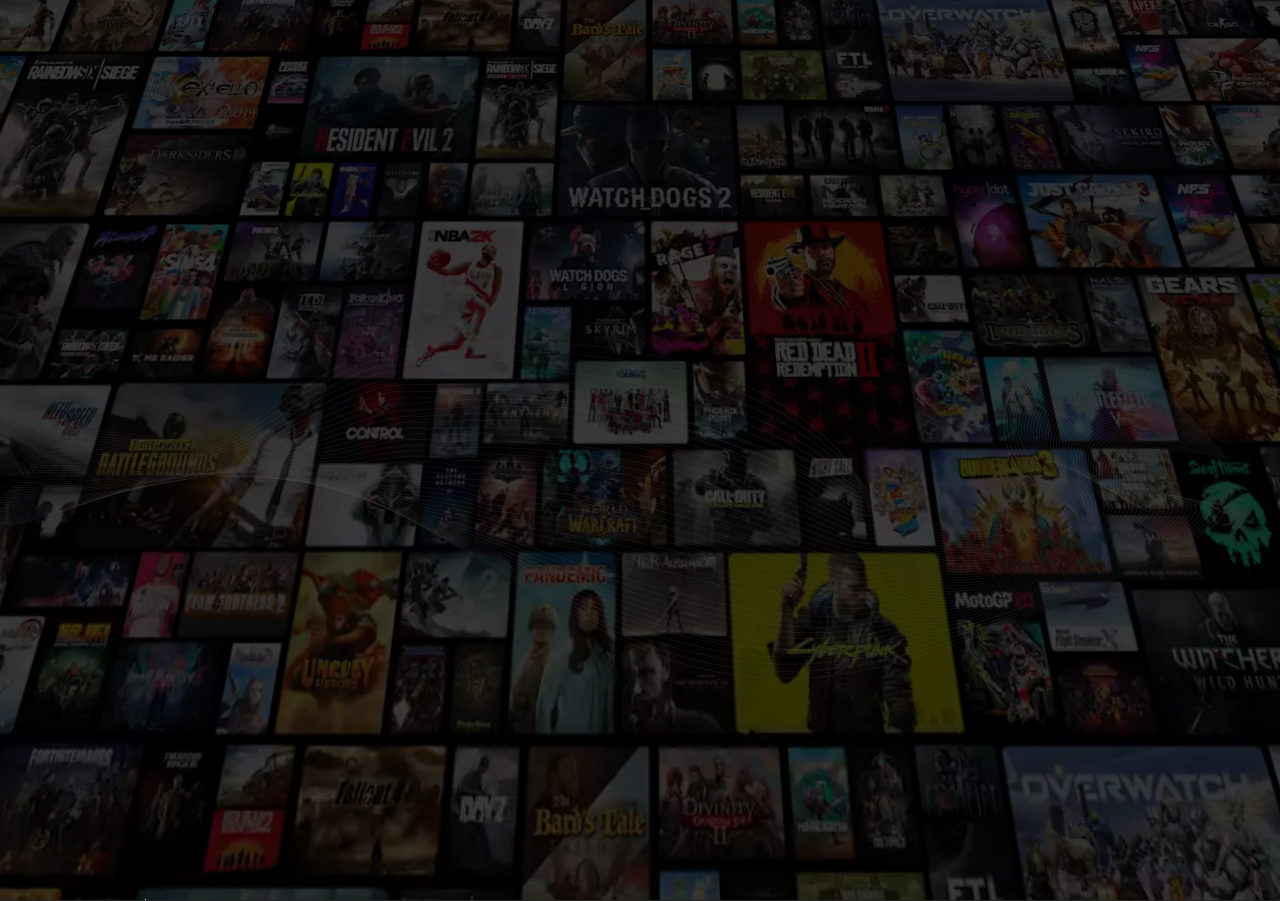
<file: 1/index.html>
﻿<html>
<head>


    <link rel="stylesheet" type="text/css" href="css/style.css">

</head>
<body>

    <div class="home">
        <!---->
        <div class="banner">
            <!---->
            <div class="mask"></div>
            <div class="bg">
                <div class="bg1" style="background-image:url(img/banner.webp);">
                </div>
                <div class="bg2" style="background-image:url(img/banner.webp);">
                </div>
            </div>

        </div>
        <!---->
    </div>
 
</body>
</html>
</file>
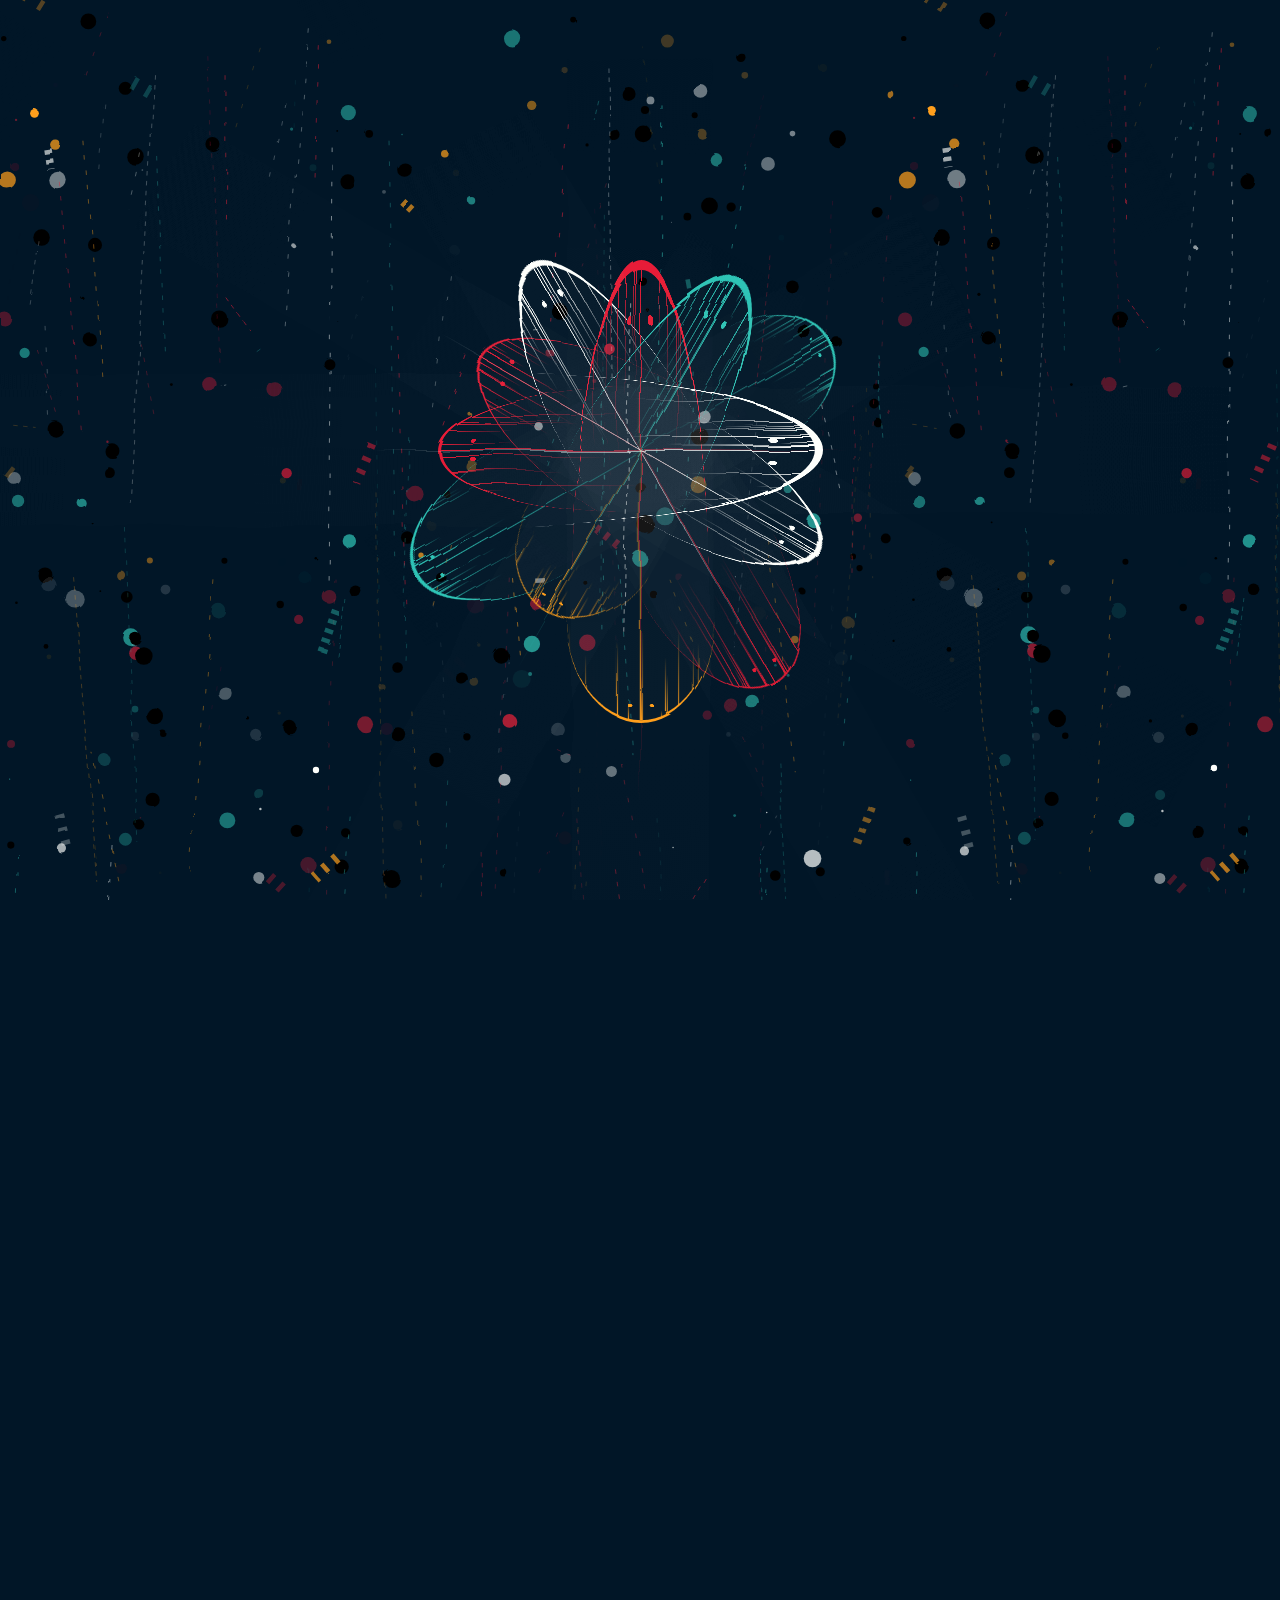
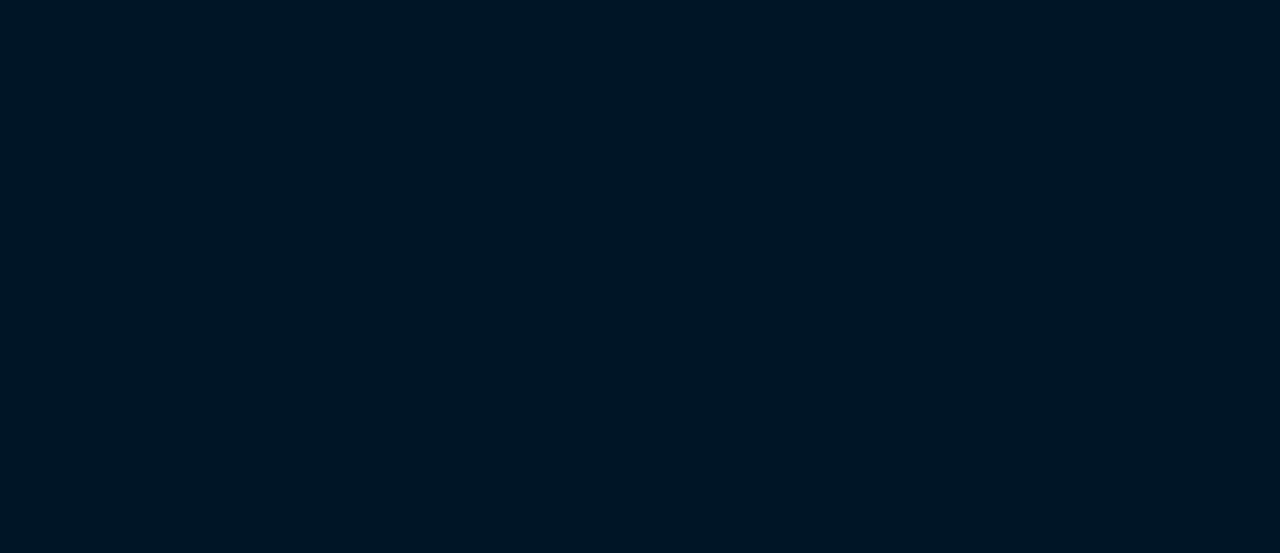
<file: 4/index.html>
﻿<!DOCTYPE html>
<html lang="en" >
<head>
  <meta charset="UTF-8">
  <title>Deep sea (Chrome only)</title>
  <link rel="stylesheet" href="./style.css">
</head>
<body>
<!-- partial:index.partial.html -->
<style>
  css-doodle {
    --color: @p(#FDFFFC, #2EC4B6, #E71D36, #FF9F1C);
    --color-fade: var(--color)@repeat2(@p([0-9a-b]));
    --bg: @svg(
      <svg viewBox="0 0 1000 1000">
        @repeat240(
          <circle cx="@r(20, 980)" cy="@r(20, 980)" r="@r(.01, 10)"
            fill=`var(--color-fade)`
          />
        )
        @repeat100(<path
          d="M @r(1000) @r(1000) l @r(-30, 30) @r(-200, 500)"
          stroke=`var(--color)`
          stroke-width="@r(.01, .6)"
          stroke-dasharray="5 @ri(5, 20)"
        />)
        @repeat20(<path
          d="M @r(1000) @r(1000) l @r(-30, 30) @r(-20, 50)"
          stroke=`var(--color-fade)`
          stroke-width="@r(8, 15)"
          stroke-dasharray="5 @ri(5, 20)"
        />)
      </svg>
    );
    --noise: @svg-filter(
      <svg>
        <filter>
          <feTurbulence type="fractalNoise" baseFrequency=".016" numOctaves="1" seed="@r(1000)" />
          <feDisplacementMap in="SourceGraphic" scale="10" />
        </filter>
      </svg>
    );

    --rule: (
      :doodle {
        @grid: 12x1 / 100vw 100vh;
        background-image: var(--bg);
        background-position: 50%;
        filter: var(--noise);
      }

      @size: 100% 50%;
      position: absolute; top: 25%;
      transform: rotate(calc((@i() - 1) * 360deg / @size()));

      :after {
        --c: var(--color);
        --s: @r(5);
        content: '';
        position: absolute;
        @size: @r(40vmin, 61vmin) @r(12vmin, 17vmin);
        border-left: @r(3px) solid @var(--c);
        border-radius: 50vmin;
        background:
          radial-gradient(@var(--c) 50%, transparent 0%) 1vmin 42% / 3px 6px no-repeat,
          radial-gradient(@var(--c) 50%, transparent 0%) 1vmin 58% / 3px 6px no-repeat,
          @m20(linear-gradient(to right, @var(--c), transparent @r(50%, 80%)) 0 @r(100%) / @r(20%) 1px no-repeat),
          linear-gradient(to right, @var(--c), transparent @r(50%, 80%)) 0 50% / @r(40%, 60%) 1px no-repeat,
          linear-gradient(to right, rgba(255, 255, 255, .015), transparent);
        transform: rotateY(0) scaleX(@var(--s)) translateZ(50vmin);
        transform-origin: 0 50%;
        will-change: transform;
        animation: r @r(10s, 20s) linear infinite;
        animation-delay: -@r(50s);
      }

      @keyframes r {
        to { transform: rotateY(-1turn) scaleX(@var(--s)) translateZ(50vmin) }
      }
    );
  }
</style>

<css-doodle use="var(--rule)" click-to-update></css-doodle>
<!-- partial -->
  <script src='css-doodle.min.js'></script>
<script  src="./script.js"></script>

</body>
</html>
</file>
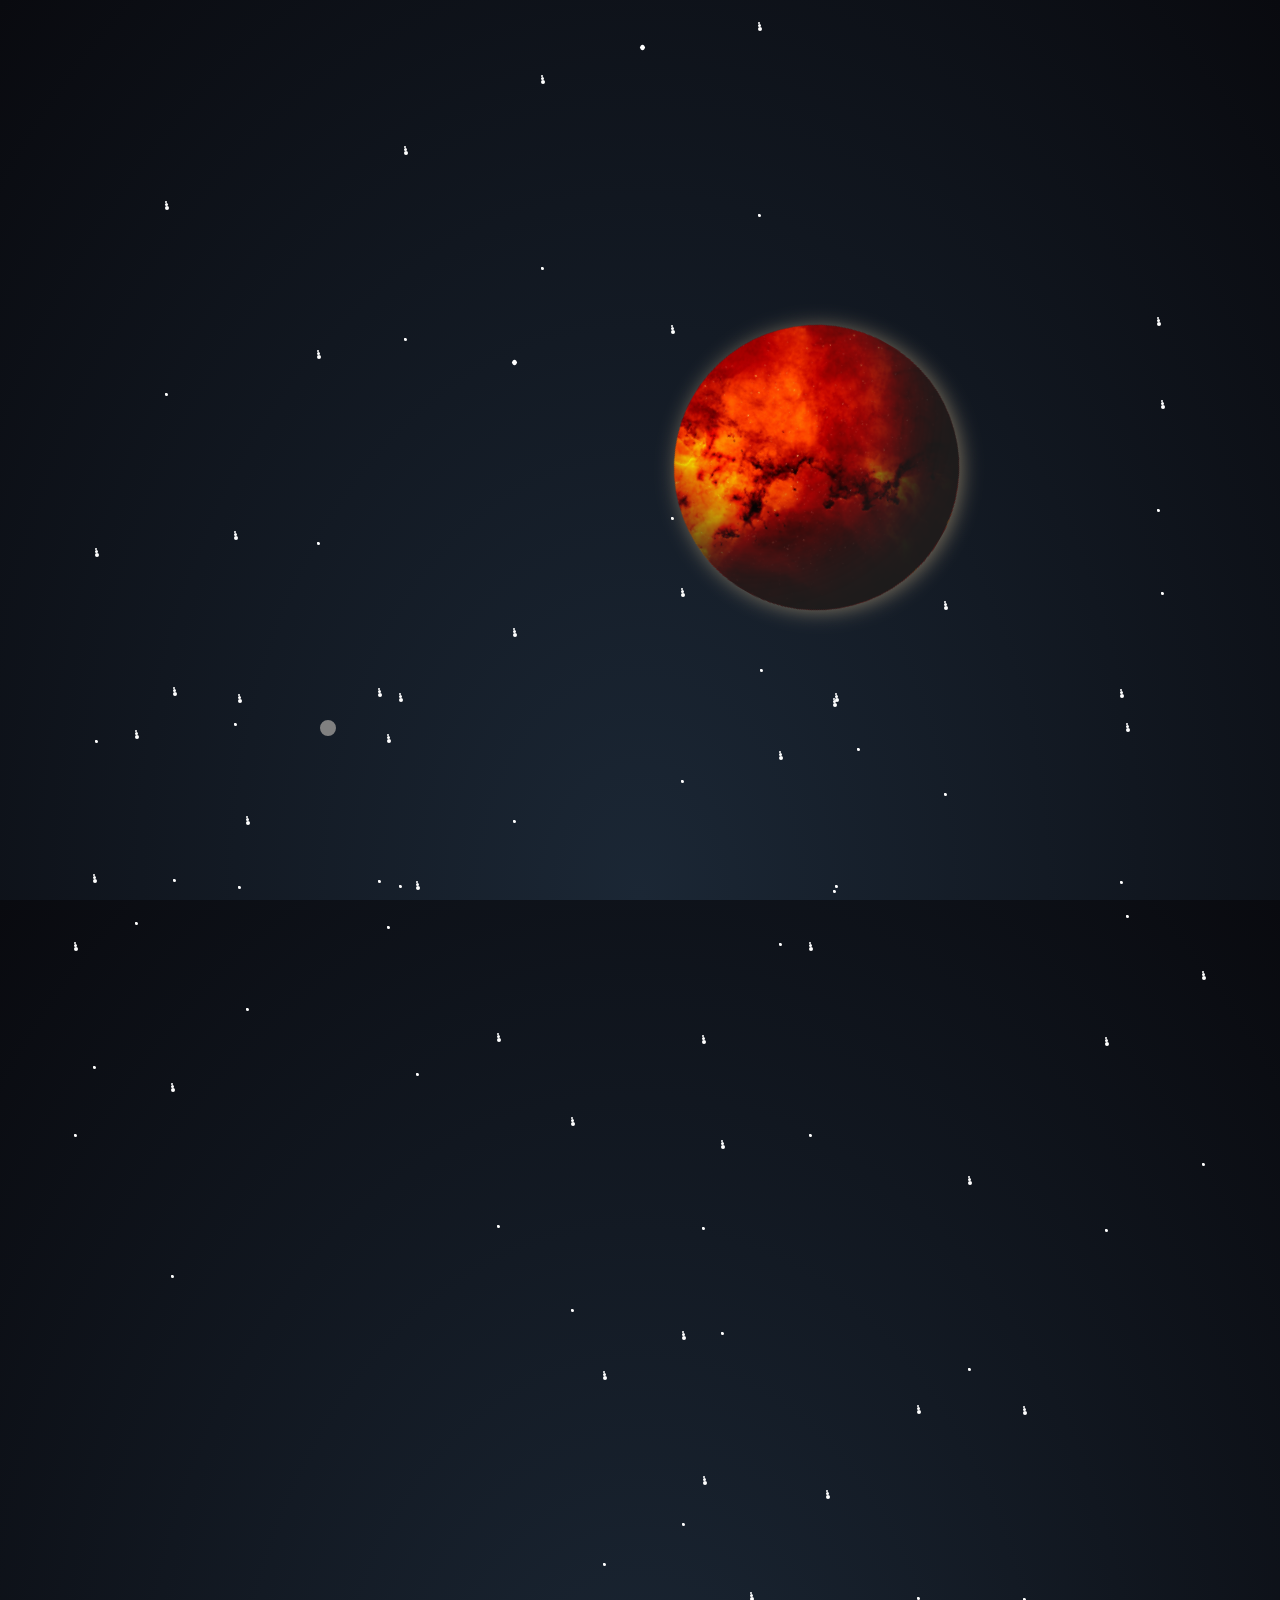
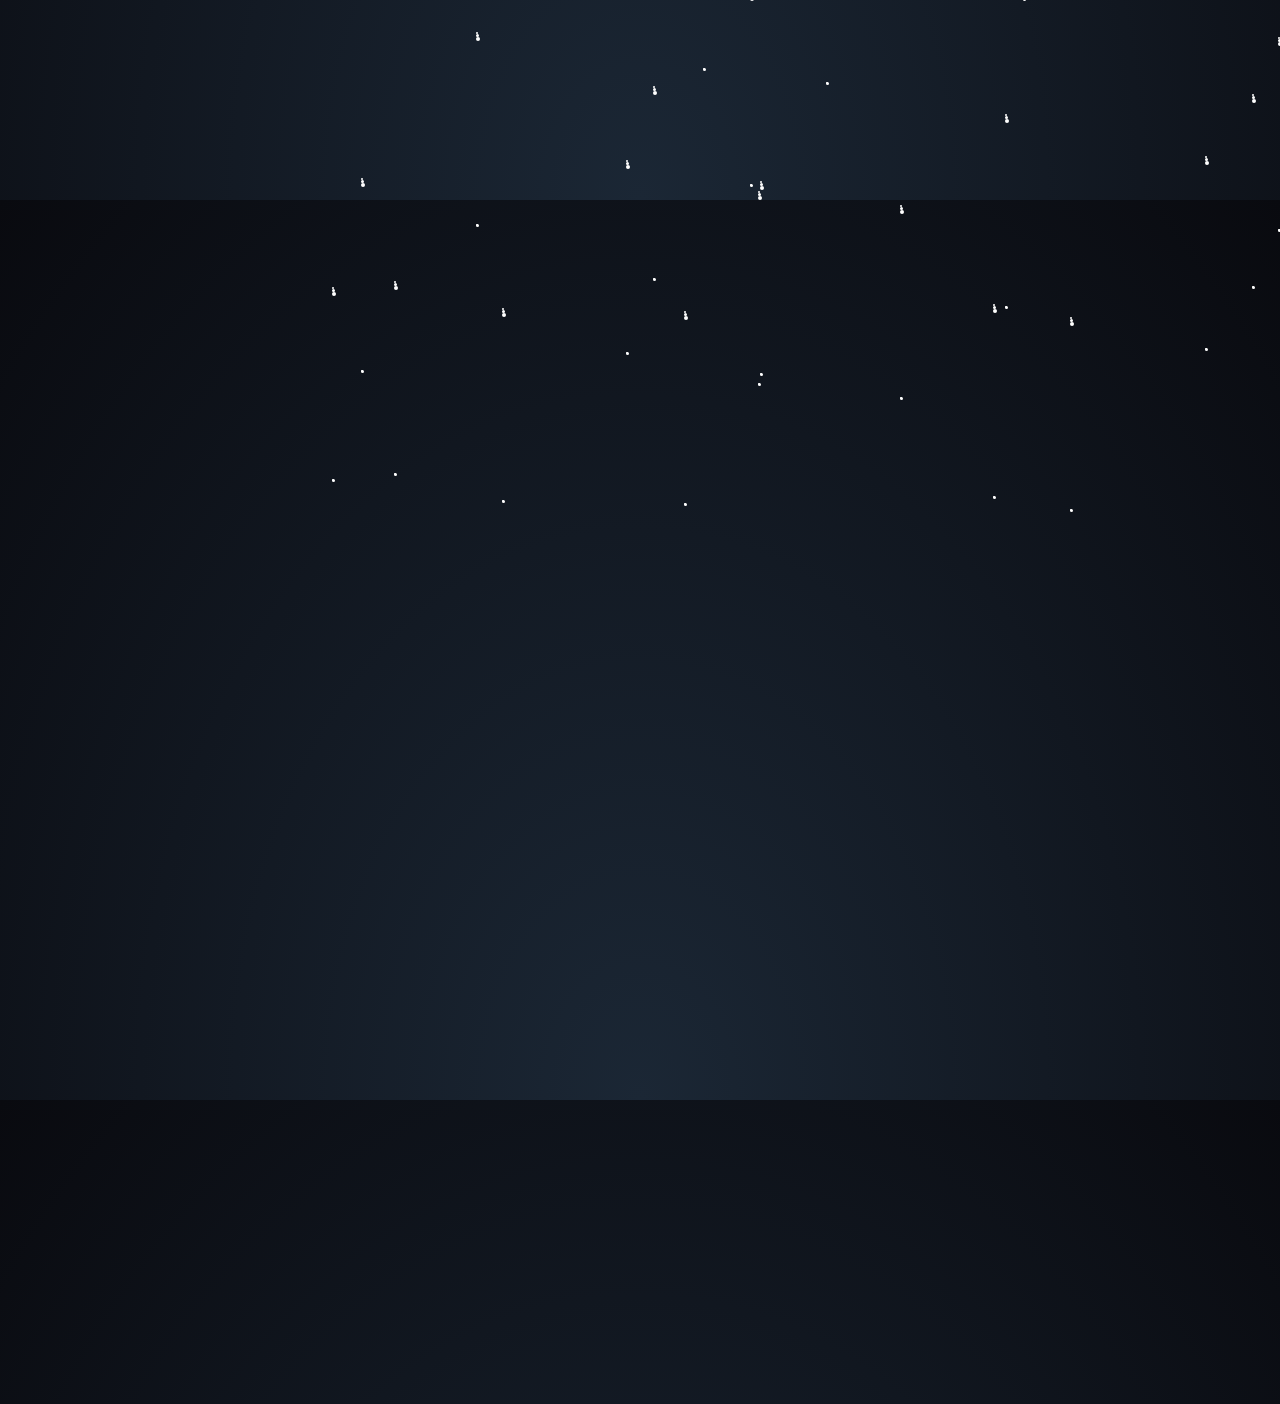
<file: 5/index.html>
﻿<!DOCTYPE html>
<html lang="en" >
<head>
  <meta charset="UTF-8">
  <title>css3行星网页动画特效代码 www.bootstrapmb.com</title>
  <link rel="stylesheet" href="./style.css">

</head>
<body>
<!-- partial:index.partial.html -->
<html>
  <body>
    <div id='stars'></div>
    <div id='stars2'></div>
    <div id='stars3'></div>
    <div class="container">
      <div class="night">
        <ul>
          <li></li>
          <li></li>
          <li></li>
          <li></li>
          <li></li>	
        </ul>
      </div>
      <div class="planet"></div>
    </div>
  </body>
</html>
<!-- partial -->
  
</body>
</html>
</file>
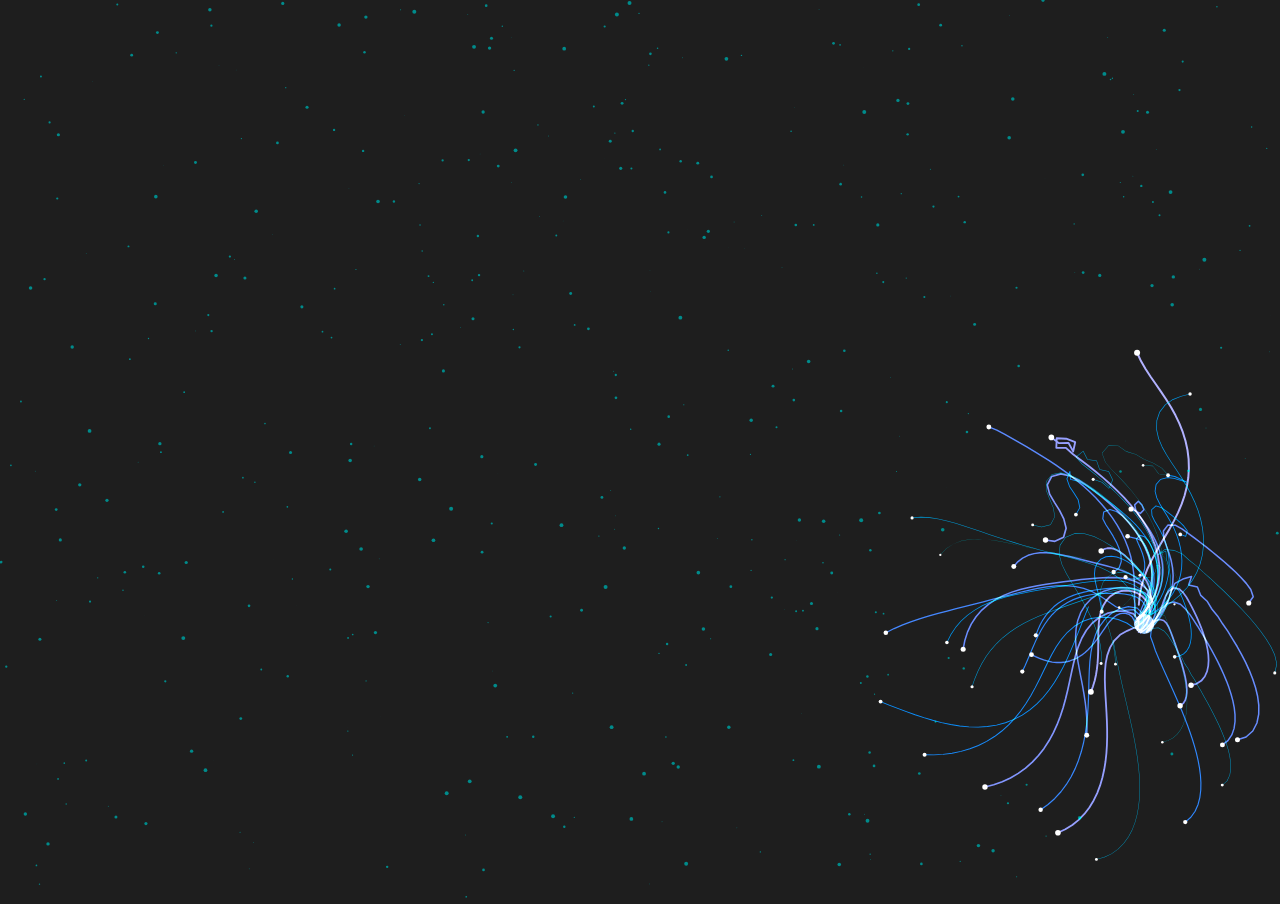
<file: 6/index.html>
<!DOCTYPE html>
<html lang="en" >
<head>
  <meta charset="UTF-8">
  <title>Electric strings</title>
  <script>
window.requestAnimFrame = (function() {
  return (
    window.requestAnimationFrame ||
    window.webkitRequestAnimationFrame ||
    window.mozRequestAnimationFrame ||
    window.oRequestAnimationFrame ||
    window.msRequestAnimationFrame ||
    function(callback) {
      window.setTimeout(callback);
    }
  );
});

function init(elemid) {
  let canvas = document.getElementById(elemid),
    c = canvas.getContext("2d"),
    w = (canvas.width = window.innerWidth),
    h = (canvas.height = window.innerHeight);
  c.fillStyle = "rgba(30,30,30,1)";
  c.fillRect(0, 0, w, h);
  return {c:c,canvas:canvas};
}
</script><link rel="stylesheet" href="./style.css">

</head>
<body>
<!-- partial:index.partial.html -->
<canvas id="canvas"></canvas>
<!-- partial -->
  <script  src="./script.js"></script>

</body>
</html>
</file>
<file: 1/css/style.css>
*{margin:0;padding:0;}
@keyframes bg1-data-v-c2c41fa4 {
	0% {
		transform: translateY(0)
	}

	to {
		transform: translateY(-916px)
	}
}

@keyframes bg2-data-v-c2c41fa4 {
	0% {
		transform: translateY(0)
	}

	to {
		transform: translateY(-916px)
	}
}

.home .banner {
	height: 100%;
	border-bottom: 1px solid #222223;
	position: relative;
	overflow: hidden;
	perspective: 500px;
	transform-style: preserve-3d
}

@media screen and (max-width:768px) {
	.home .banner {
		height: 60vh
	}
}

.home .banner .bg {
	min-width: 2200px;
	height: 1432px;
	z-index: 0;
	position: absolute;
	left: -22%;
	right: -22%;
	top: -22%;
	bottom: -22%;
	transform: rotateX(15deg);
	transform-origin: center;
	vertical-align: middle
}

@media screen and (max-width:768px) {
	.home .banner .bg {
		width: 768px
	}
}

.home .banner .bg .bg1 {
	height: 916px;
	background: 50% no-repeat;
	background-size: 100% 100%;
	animation: bg1-data-v-c2c41fa4 30s linear infinite
}

.home .banner .bg .bg2 {
	height: 916px;
	background: 50% no-repeat;
	background-size: 100% 100%;
	animation: bg2-data-v-c2c41fa4 30s linear infinite
}

.home .banner:before {
	content: "";
	position: absolute;
	right: 0;
	top: -2%;
	bottom: 0;
	left: 0;
	background-size: 105% 105%;
	z-index: 1
}

.home .banner:after {
	content: "";
	position: absolute;
	right: 4%;
	top: 38%;
	bottom: 0;
	width: 1266px;
	height: 337px;
	background: url(../img/background.png) no-repeat 50%;
	z-index: 1
}

@media screen and (max-width:768px) {
	.home .banner:after {
		width: 375px;
		height: 150px;
		background-size: 100% 100%
	}
}

.home .banner .box {
	display: flex;
	justify-content: space-between;
	max-width: 1440px;
	height: 100%;
	margin: auto;
	z-index: 3
}

@media screen and (max-width:768px) {
	.home .banner .box {
		width: 100%
	}
}

.home .banner .box .install {
	width: 580px;
	height: 210px;
	border-bottom: 1px solid #66666d;
	border-left: 1px solid #66666d;
	border-right: 1px solid #66666d;
	z-index: 2;
	position: absolute;
	top: 50%;
	left: 50%;
	transform: translate(-50%,-50%)
}

@media screen and (max-width:768px) {
	.home .banner .box .install {
		width: auto;
		height: 40%;
		left: 30px;
		right: 30px;
		transform: translateY(-50%)
	}
}

.home .banner .box .install:before {
	content: "";
	width: 20%;
	border-top: 1px solid #66666d;
	position: absolute;
	left: 0;
	top: 0
}

@media screen and (max-width:768px) {
	.home .banner .box .install:before {
		width: 10%
	}
}

.home .banner .box .install:after {
	content: "";
	width: 20%;
	border-top: 1px solid #66666d;
	position: absolute;
	right: 0;
	top: 0
}

@media screen and (max-width:768px) {
	.home .banner .box .install:after {
		width: 10%
	}
}

.home .banner .box .install h1 {
	color:#fff;
	font-size: 34px;
	letter-spacing: .06em;
	font-weight: 400;
	white-space: nowrap;
	margin: auto;
	position: absolute;
	top: 0;
	left: 50%;
	transform: translate(-50%,-50%)
}

@media screen and (max-width:768px) {
	.home .banner .box .install h1 {
		font-size: 23px;
		white-space: nowrap
	}
}

.home .banner .box .install p {
	padding-top: 40px;
	font-size: 18px;
	color: #99999b;
	text-align: center
}

@media screen and (max-width:768px) {
	.home .banner .box .install p {
		font-size: 14px;
		padding-top: 25px
	}
}

.home .banner .box .install .info {
	color:#fff;
	display: flex;
	justify-content: space-around;
	margin: 40px 0
}

.home .banner .box .install .info span {
	font-size: 18px
}

@media screen and (max-width:768px) {
	.home .banner .box .install .info span {
		font-size: 14px
	}
}

.home .banner .box .install .btn-home {
	position: absolute;
	bottom: 0;
	left: 50%;
	width: 250px;
	font-size: 16px;
	transform: translate(-50%,50%);
	letter-spacing: .02em;
	overflow: hidden;
	color: #fff;
    background-color: #fa5e2e;
    border: 1px solid #fa5e2e;
	display: inline-block;
    box-sizing: border-box;
    height: 44px;
    margin: 0;
    padding: 0;
    line-height: 1.2;
    text-align: center;
    border-radius: 2px;
    cursor: pointer;
    transition: opacity .2s;
    -webkit-appearance: none;
}

@media screen and (max-width:768px) {
	.home .banner .box .install .btn-home {
		font-size: 14px;
		width: 230px;
		height: 40px;
	}
}

@media screen and (min-width:768px) {
	.home .banner .box .install .btn-home:hover {
		background-color: #ec6a42
	}

	.home .banner .box .install .btn-home:hover .line:after {
		transform: skewX(-45deg) translateX(25em);
		transition: all 1s ease;
	}

	.home .banner .box .install .btn-home .line:after {
		content: "";
		background-color: hsla(0,0%,100%,.4);
		height: 40px;
		width: 3em;
		display: block;
		position: absolute;
		bottom: 0;
		left: -40%;
		transform: skewX(-45deg) translateX(0);
		transition: none
	}
}
</file>
<file: 4/style.css>
html, body { 
  width: 100%;
  height: 100%; 
  background: #011627; 
  margin: 0; 
  display: flex; 
  align-items: center; 
  justify-content: center;
  overflow: hidden;
}
</file>
<file: 5/style.css>
*{
  border-radius: 100px;
}
body{
    font-size:30px;
  color: white
}

html {
  height: 100%;
  background: radial-gradient(ellipse at bottom, #1b2735 0%, #090a0f 100%);
  overflow: hidden;
}

.container {
    display: flex;
    flex-direction: row;
    justify-content: space-evenly;
    align-items: center;
    height: 100vh;
}

.night li
{
	position: absolute;
	list-style: none;
	width: 5px;
	height: 5px;
	border-radius: 100%;
	background-color:#fff;
	transform: rotate(45deg);
}

.night li:nth-child(1) {
  width: 16px;
	height: 16px;
	top:80%;
  left:25%;
  background-color: grey;
}

.night li:nth-child(2)
{
  top:40%;
  left:40%;
}

.night li:nth-child(3) {
  opacity: 0;
  top:20%;
  left:45%;
  width:5px;
  height: 37px;
  animation: meteor 1.5s infinite linear;
  animation-delay: 1s;

}

.night li:nth-child(4)
{
  top:5%;
  left:50%;
}

.night li:nth-child(5)
{
  opacity: 0;
  top:20%;
  left:55%;
  width:1px;
  height: 15px;
  animation: meteor 1.5s infinite linear;
}

@keyframes meteor
{

10%
{
  opacity: 2;
}
80%	
{
  left: 5%;
  top:  85%;
  opacity: 0;
}
}
.planet {
    width: 285px;
    height: 285px;
    background-image: url("1.jpeg");
);
    border-radius: 50%;
    background-size: cover;
    box-shadow: -80px -20px 70px 2px rgb(29, 28, 28) inset, 3px 0 20px rgba(206, 182, 138, 0.555);
    animation: spin 10s linear reverse infinite;
    transform: rotate(30deg);
    backface-visibility: hidden;
    
}

#stars {
  border-radius: 50%;
  width: 2px;
  height: 2px;
  background: transparent;
  box-shadow: 1400px 238px #FFF , 818px 1482px #FFF , 752px 469px #FFF , 1702px 699px #FFF , 1381px 729px #FFF , 997px 1706px #FFF , 1153px 392px #FFF , 489px 1025px #FFF , 1286px 1445px #FFF , 494px 1900px #FFF , 694px 1027px #FFF , 1727px 1801px #FFF , 408px 873px #FFF , 1944px 1548px #FFF , 1112px 681px #FFF , 468px 1624px #FFF , 713px 1132px #FFF , 391px 685px #FFF , 1609px 1121px #FFF , 238px 808px #FFF , 1639px 1623px #FFF , 396px 138px #FFF , 66px 934px #FFF , 742px 1584px #FFF , 127px 722px #FFF , 1783px 76px #FFF , 750px 14px #FFF , 985px 1896px #FFF , 1985px 349px #FFF , 1393px 830px #FFF , 87px 540px #FFF , 563px 1109px #FFF , 165px 679px #FFF , 750px 1783px #FFF , 505px 620px #FFF , 1350px 193px #FFF , 960px 1168px #FFF , 801px 934px #FFF , 1118px 715px #FFF , 1999px 516px #FFF , 1149px 309px #FFF , 386px 1873px #FFF , 163px 1075px #FFF , 157px 193px #FFF , 1244px 1686px #FFF , 771px 743px #FFF , 1194px 963px #FFF , 230px 686px #FFF , 1097px 1029px #FFF , 226px 523px #FFF , 645px 1678px #FFF , 324px 1879px #FFF , 1465px 1232px #FFF , 909px 1397px #FFF , 1584px 1474px #FFF , 1298px 865px #FFF , 752px 1773px #FFF , 1197px 1748px #FFF , 1418px 844px #FFF , 85px 866px #FFF , 309px 342px #FFF , 1062px 1909px #FFF , 1570px 112px #FFF , 1735px 1017px #FFF , 674px 1323px #FFF , 1319px 1720px #FFF , 1759px 106px #FFF , 673px 580px #FFF , 1401px 605px #FFF , 1922px 855px #FFF , 1442px 524px #FFF , 1999px 1950px #FFF , 353px 1770px #FFF , 533px 67px #FFF , 849px 548px #FFF , 1015px 1398px #FFF , 370px 680px #FFF , 1348px 702px #FFF , 618px 1752px #FFF , 1397px 1313px #FFF , 1518px 1432px #FFF , 1270px 1629px #FFF , 1934px 1332px #FFF , 825px 690px #FFF , 1877px 1190px #FFF , 1979px 1802px #FFF , 695px 1468px #FFF , 1497px 934px #FFF , 1657px 1464px #FFF , 1551px 655px #FFF , 379px 726px #FFF , 936px 593px #FFF , 827px 685px #FFF , 663px 317px #FFF , 892px 1797px #FFF , 1690px 787px #FFF , 676px 1903px #FFF , 1594px 1830px #FFF , 1629px 625px #FFF , 595px 1363px #FFF;
  animation: animation 50s linear infinite;
}

#stars:after {
  border-radius: 50%;
  content: " ";
  position: absolute;
  top: 200px;
  width: 2px;
  height: 2px;
  background: transparent;
  box-shadow: 1400px 238px #FFF , 818px 1482px #FFF , 752px 469px #FFF , 1702px 699px #FFF , 1381px 729px #FFF , 997px 1706px #FFF , 1153px 392px #FFF , 489px 1025px #FFF , 1286px 1445px #FFF , 494px 1900px #FFF , 694px 1027px #FFF , 1727px 1801px #FFF , 408px 873px #FFF , 1944px 1548px #FFF , 1112px 681px #FFF , 468px 1624px #FFF , 713px 1132px #FFF , 391px 685px #FFF , 1609px 1121px #FFF , 238px 808px #FFF , 1639px 1623px #FFF , 396px 138px #FFF , 66px 934px #FFF , 742px 1584px #FFF , 127px 722px #FFF , 1783px 76px #FFF , 750px 14px #FFF , 985px 1896px #FFF , 1985px 349px #FFF , 1393px 830px #FFF , 87px 540px #FFF , 563px 1109px #FFF , 165px 679px #FFF , 750px 1783px #FFF , 505px 620px #FFF , 1350px 193px #FFF , 960px 1168px #FFF , 801px 934px #FFF , 1118px 715px #FFF , 1999px 516px #FFF , 1149px 309px #FFF , 386px 1873px #FFF , 163px 1075px #FFF , 157px 193px #FFF , 1244px 1686px #FFF , 771px 743px #FFF , 1194px 963px #FFF , 230px 686px #FFF , 1097px 1029px #FFF , 226px 523px #FFF , 645px 1678px #FFF , 324px 1879px #FFF , 1465px 1232px #FFF , 909px 1397px #FFF , 1584px 1474px #FFF , 1298px 865px #FFF , 752px 1773px #FFF , 1197px 1748px #FFF , 1418px 844px #FFF , 85px 866px #FFF , 309px 342px #FFF , 1062px 1909px #FFF , 1570px 112px #FFF , 1735px 1017px #FFF , 674px 1323px #FFF , 1319px 1720px #FFF , 1759px 106px #FFF , 673px 580px #FFF , 1401px 605px #FFF , 1922px 855px #FFF , 1442px 524px #FFF , 1999px 1950px #FFF , 353px 1770px #FFF , 533px 67px #FFF , 849px 548px #FFF , 1015px 1398px #FFF , 370px 680px #FFF , 1348px 702px #FFF , 618px 1752px #FFF , 1397px 1313px #FFF , 1518px 1432px #FFF , 1270px 1629px #FFF , 1934px 1332px #FFF , 825px 690px #FFF , 1877px 1190px #FFF , 1979px 1802px #FFF , 695px 1468px #FFF , 1497px 934px #FFF , 1657px 1464px #FFF , 1551px 655px #FFF , 379px 726px #FFF , 936px 593px #FFF , 827px 685px #FFF , 663px 317px #FFF , 892px 1797px #FFF , 1690px 787px #FFF , 676px 1903px #FFF , 1594px 1830px #FFF , 1629px 625px #FFF , 595px 1363px #FFF;
}

#stars2 {
  border-radius: 50%;
  width: 3px;
  height: 3px;
  background: transparent;
  box-shadow: 1400px 238px #FFF , 818px 1482px #FFF , 752px 469px #FFF , 1702px 699px #FFF , 1381px 729px #FFF , 997px 1706px #FFF , 1153px 392px #FFF , 489px 1025px #FFF , 1286px 1445px #FFF , 494px 1900px #FFF , 694px 1027px #FFF , 1727px 1801px #FFF , 408px 873px #FFF , 1944px 1548px #FFF , 1112px 681px #FFF , 468px 1624px #FFF , 713px 1132px #FFF , 391px 685px #FFF , 1609px 1121px #FFF , 238px 808px #FFF , 1639px 1623px #FFF , 396px 138px #FFF , 66px 934px #FFF , 742px 1584px #FFF , 127px 722px #FFF , 1783px 76px #FFF , 750px 14px #FFF , 985px 1896px #FFF , 1985px 349px #FFF , 1393px 830px #FFF , 87px 540px #FFF , 563px 1109px #FFF , 165px 679px #FFF , 750px 1783px #FFF , 505px 620px #FFF , 1350px 193px #FFF , 960px 1168px #FFF , 801px 934px #FFF , 1118px 715px #FFF , 1999px 516px #FFF , 1149px 309px #FFF , 386px 1873px #FFF , 163px 1075px #FFF , 157px 193px #FFF , 1244px 1686px #FFF , 771px 743px #FFF , 1194px 963px #FFF , 230px 686px #FFF , 1097px 1029px #FFF , 226px 523px #FFF , 645px 1678px #FFF , 324px 1879px #FFF , 1465px 1232px #FFF , 909px 1397px #FFF , 1584px 1474px #FFF , 1298px 865px #FFF , 752px 1773px #FFF , 1197px 1748px #FFF , 1418px 844px #FFF , 85px 866px #FFF , 309px 342px #FFF , 1062px 1909px #FFF , 1570px 112px #FFF , 1735px 1017px #FFF , 674px 1323px #FFF , 1319px 1720px #FFF , 1759px 106px #FFF , 673px 580px #FFF , 1401px 605px #FFF , 1922px 855px #FFF , 1442px 524px #FFF , 1999px 1950px #FFF , 353px 1770px #FFF , 533px 67px #FFF , 849px 548px #FFF , 1015px 1398px #FFF , 370px 680px #FFF , 1348px 702px #FFF , 618px 1752px #FFF , 1397px 1313px #FFF , 1518px 1432px #FFF , 1270px 1629px #FFF , 1934px 1332px #FFF , 825px 690px #FFF , 1877px 1190px #FFF , 1979px 1802px #FFF , 695px 1468px #FFF , 1497px 934px #FFF , 1657px 1464px #FFF , 1551px 655px #FFF , 379px 726px #FFF , 936px 593px #FFF , 827px 685px #FFF , 663px 317px #FFF , 892px 1797px #FFF , 1690px 787px #FFF , 676px 1903px #FFF , 1594px 1830px #FFF , 1629px 625px #FFF , 595px 1363px #FFF;
  animation: animation 100s linear infinite;
}
#stars2:after {
  border-radius: 50%;
  content: " ";
  position: absolute;
  top: 200px;
  width: 3px;
  height: 3px;
  background: transparent;
  box-shadow: 1400px 238px #FFF , 818px 1482px #FFF , 752px 469px #FFF , 1702px 699px #FFF , 1381px 729px #FFF , 997px 1706px #FFF , 1153px 392px #FFF , 489px 1025px #FFF , 1286px 1445px #FFF , 494px 1900px #FFF , 694px 1027px #FFF , 1727px 1801px #FFF , 408px 873px #FFF , 1944px 1548px #FFF , 1112px 681px #FFF , 468px 1624px #FFF , 713px 1132px #FFF , 391px 685px #FFF , 1609px 1121px #FFF , 238px 808px #FFF , 1639px 1623px #FFF , 396px 138px #FFF , 66px 934px #FFF , 742px 1584px #FFF , 127px 722px #FFF , 1783px 76px #FFF , 750px 14px #FFF , 985px 1896px #FFF , 1985px 349px #FFF , 1393px 830px #FFF , 87px 540px #FFF , 563px 1109px #FFF , 165px 679px #FFF , 750px 1783px #FFF , 505px 620px #FFF , 1350px 193px #FFF , 960px 1168px #FFF , 801px 934px #FFF , 1118px 715px #FFF , 1999px 516px #FFF , 1149px 309px #FFF , 386px 1873px #FFF , 163px 1075px #FFF , 157px 193px #FFF , 1244px 1686px #FFF , 771px 743px #FFF , 1194px 963px #FFF , 230px 686px #FFF , 1097px 1029px #FFF , 226px 523px #FFF , 645px 1678px #FFF , 324px 1879px #FFF , 1465px 1232px #FFF , 909px 1397px #FFF , 1584px 1474px #FFF , 1298px 865px #FFF , 752px 1773px #FFF , 1197px 1748px #FFF , 1418px 844px #FFF , 85px 866px #FFF , 309px 342px #FFF , 1062px 1909px #FFF , 1570px 112px #FFF , 1735px 1017px #FFF , 674px 1323px #FFF , 1319px 1720px #FFF , 1759px 106px #FFF , 673px 580px #FFF , 1401px 605px #FFF , 1922px 855px #FFF , 1442px 524px #FFF , 1999px 1950px #FFF , 353px 1770px #FFF , 533px 67px #FFF , 849px 548px #FFF , 1015px 1398px #FFF , 370px 680px #FFF , 1348px 702px #FFF , 618px 1752px #FFF , 1397px 1313px #FFF , 1518px 1432px #FFF , 1270px 1629px #FFF , 1934px 1332px #FFF , 825px 690px #FFF , 1877px 1190px #FFF , 1979px 1802px #FFF , 695px 1468px #FFF , 1497px 934px #FFF , 1657px 1464px #FFF , 1551px 655px #FFF , 379px 726px #FFF , 936px 593px #FFF , 827px 685px #FFF , 663px 317px #FFF , 892px 1797px #FFF , 1690px 787px #FFF , 676px 1903px #FFF , 1594px 1830px #FFF , 1629px 625px #FFF , 595px 1363px #FFF;
}

#stars3 {
  border-radius: 50%;
  width: 4px;
  height: 4px;
  background: transparent;
  box-shadow: 1400px 238px #FFF , 818px 1482px #FFF , 752px 469px #FFF , 1702px 699px #FFF , 1381px 729px #FFF , 997px 1706px #FFF , 1153px 392px #FFF , 489px 1025px #FFF , 1286px 1445px #FFF , 494px 1900px #FFF , 694px 1027px #FFF , 1727px 1801px #FFF , 408px 873px #FFF , 1944px 1548px #FFF , 1112px 681px #FFF , 468px 1624px #FFF , 713px 1132px #FFF , 391px 685px #FFF , 1609px 1121px #FFF , 238px 808px #FFF , 1639px 1623px #FFF , 396px 138px #FFF , 66px 934px #FFF , 742px 1584px #FFF , 127px 722px #FFF , 1783px 76px #FFF , 750px 14px #FFF , 985px 1896px #FFF , 1985px 349px #FFF , 1393px 830px #FFF , 87px 540px #FFF , 563px 1109px #FFF , 165px 679px #FFF , 750px 1783px #FFF , 505px 620px #FFF , 1350px 193px #FFF , 960px 1168px #FFF , 801px 934px #FFF , 1118px 715px #FFF , 1999px 516px #FFF , 1149px 309px #FFF , 386px 1873px #FFF , 163px 1075px #FFF , 157px 193px #FFF , 1244px 1686px #FFF , 771px 743px #FFF , 1194px 963px #FFF , 230px 686px #FFF , 1097px 1029px #FFF , 226px 523px #FFF , 645px 1678px #FFF , 324px 1879px #FFF , 1465px 1232px #FFF , 909px 1397px #FFF , 1584px 1474px #FFF , 1298px 865px #FFF , 752px 1773px #FFF , 1197px 1748px #FFF , 1418px 844px #FFF , 85px 866px #FFF , 309px 342px #FFF , 1062px 1909px #FFF , 1570px 112px #FFF , 1735px 1017px #FFF , 674px 1323px #FFF , 1319px 1720px #FFF , 1759px 106px #FFF , 673px 580px #FFF , 1401px 605px #FFF , 1922px 855px #FFF , 1442px 524px #FFF , 1999px 1950px #FFF , 353px 1770px #FFF , 533px 67px #FFF , 849px 548px #FFF , 1015px 1398px #FFF , 370px 680px #FFF , 1348px 702px #FFF , 618px 1752px #FFF , 1397px 1313px #FFF , 1518px 1432px #FFF , 1270px 1629px #FFF , 1934px 1332px #FFF , 825px 690px #FFF , 1877px 1190px #FFF , 1979px 1802px #FFF , 695px 1468px #FFF , 1497px 934px #FFF , 1657px 1464px #FFF , 1551px 655px #FFF , 379px 726px #FFF , 936px 593px #FFF , 827px 685px #FFF , 663px 317px #FFF , 892px 1797px #FFF , 1690px 787px #FFF , 676px 1903px #FFF , 1594px 1830px #FFF , 1629px 625px #FFF , 595px 1363px #FFF;
  animation: animation 150s linear infinite;
}

#stars3:after {
  border-radius: 50%;
  content: " ";
  position: absolute;
  top: 3000px;
  width: 4px;
  height: 4px;
  background: transparent;
  box-shadow: 1400px 238px #FFF , 818px 1482px #FFF , 752px 469px #FFF , 1702px 699px #FFF , 1381px 729px #FFF , 997px 1706px #FFF , 1153px 392px #FFF , 489px 1025px #FFF , 1286px 1445px #FFF , 494px 1900px #FFF , 694px 1027px #FFF , 1727px 1801px #FFF , 408px 873px #FFF , 1944px 1548px #FFF , 1112px 681px #FFF , 468px 1624px #FFF , 713px 1132px #FFF , 391px 685px #FFF , 1609px 1121px #FFF , 238px 808px #FFF , 1639px 1623px #FFF , 396px 138px #FFF , 66px 934px #FFF , 742px 1584px #FFF , 127px 722px #FFF , 1783px 76px #FFF , 750px 14px #FFF , 985px 1896px #FFF , 1985px 349px #FFF , 1393px 830px #FFF , 87px 540px #FFF , 563px 1109px #FFF , 165px 679px #FFF , 750px 1783px #FFF , 505px 620px #FFF , 1350px 193px #FFF , 960px 1168px #FFF , 801px 934px #FFF , 1118px 715px #FFF , 1999px 516px #FFF , 1149px 309px #FFF , 386px 1873px #FFF , 163px 1075px #FFF , 157px 193px #FFF , 1244px 1686px #FFF , 771px 743px #FFF , 1194px 963px #FFF , 230px 686px #FFF , 1097px 1029px #FFF , 226px 523px #FFF , 645px 1678px #FFF , 324px 1879px #FFF , 1465px 1232px #FFF , 909px 1397px #FFF , 1584px 1474px #FFF , 1298px 865px #FFF , 752px 1773px #FFF , 1197px 1748px #FFF , 1418px 844px #FFF , 85px 866px #FFF , 309px 342px #FFF , 1062px 1909px #FFF , 1570px 112px #FFF , 1735px 1017px #FFF , 674px 1323px #FFF , 1319px 1720px #FFF , 1759px 106px #FFF , 673px 580px #FFF , 1401px 605px #FFF , 1922px 855px #FFF , 1442px 524px #FFF , 1999px 1950px #FFF , 353px 1770px #FFF , 533px 67px #FFF , 849px 548px #FFF , 1015px 1398px #FFF , 370px 680px #FFF , 1348px 702px #FFF , 618px 1752px #FFF , 1397px 1313px #FFF , 1518px 1432px #FFF , 1270px 1629px #FFF , 1934px 1332px #FFF , 825px 690px #FFF , 1877px 1190px #FFF , 1979px 1802px #FFF , 695px 1468px #FFF , 1497px 934px #FFF , 1657px 1464px #FFF , 1551px 655px #FFF , 379px 726px #FFF , 936px 593px #FFF , 827px 685px #FFF , 663px 317px #FFF , 892px 1797px #FFF , 1690px 787px #FFF , 676px 1903px #FFF , 1594px 1830px #FFF , 1629px 625px #FFF , 595px 1363px #FFF;
}

@keyframes animation {
  from {
    transform: translateY(0px);
  }
  to {
    transform: translateY(-3000px);
  }
}

@keyframes spin {
    100% {
      background-position: 100%;
  }
}
</file>
<file: 6/style.css>
body,
html {
  margin: 0px;
  padding: 0px;
  position: fixed;
  background: rgb(30,30,30);
</file>
